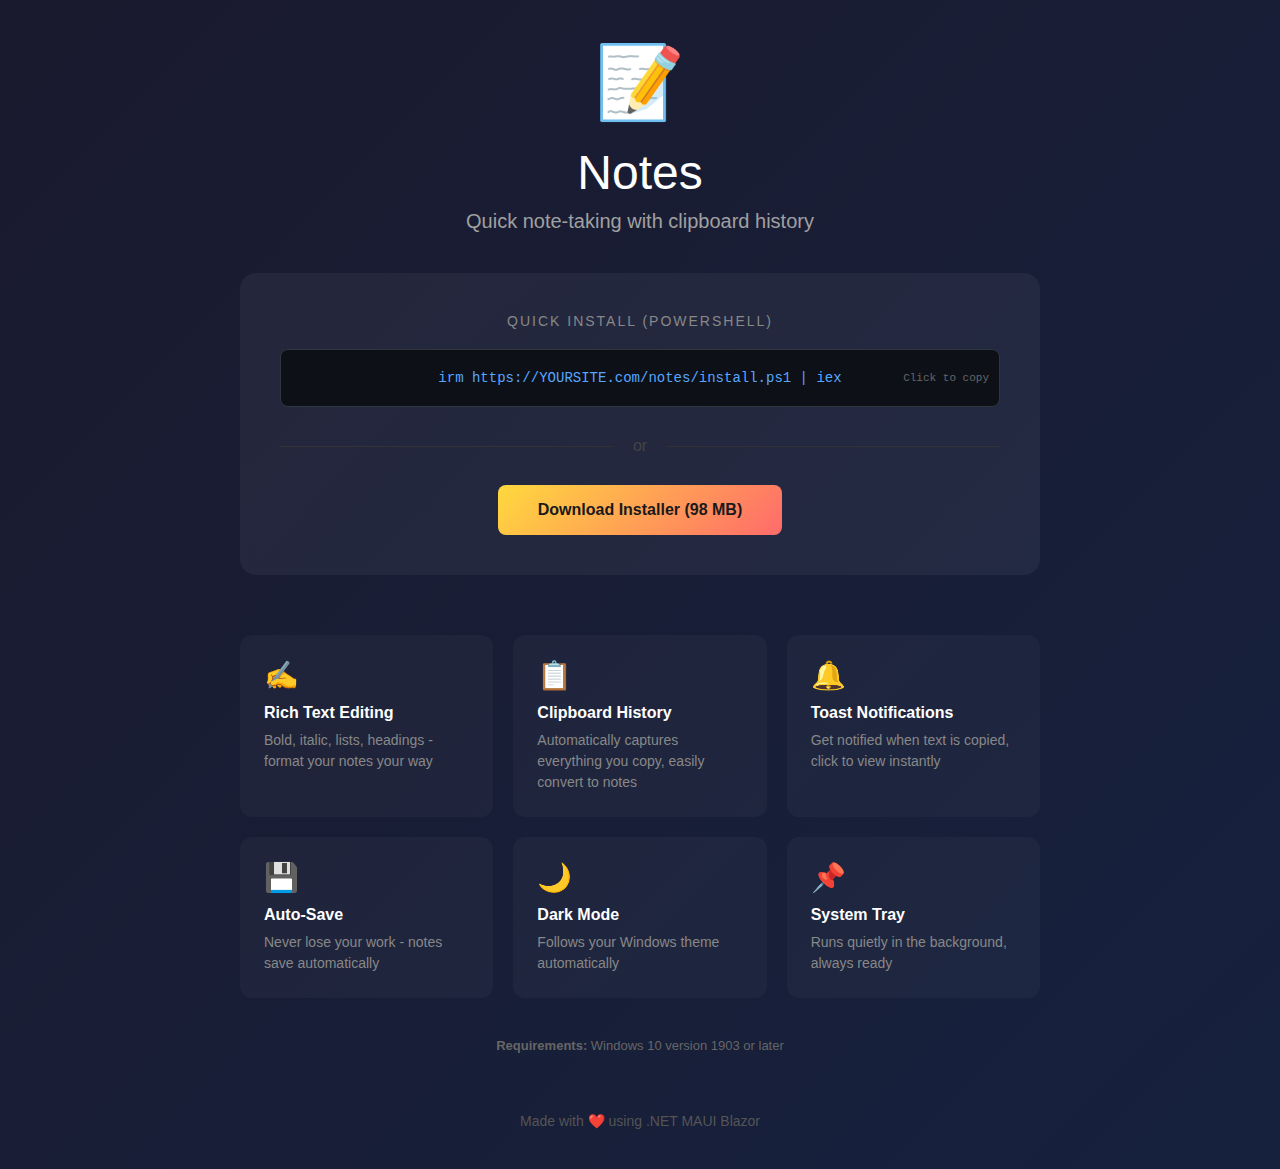
<file: web-installer/index.html>
<!DOCTYPE html>
<html lang="en">
<head>
    <meta charset="UTF-8">
    <meta name="viewport" content="width=device-width, initial-scale=1.0">
    <title>Notes - Quick Note-Taking App</title>
    <style>
        * { box-sizing: border-box; margin: 0; padding: 0; }
        body {
            font-family: 'Segoe UI', -apple-system, BlinkMacSystemFont, sans-serif;
            background: linear-gradient(135deg, #1a1a2e 0%, #16213e 100%);
            color: #fff;
            min-height: 100vh;
            display: flex;
            flex-direction: column;
            align-items: center;
            padding: 40px 20px;
        }
        .container { max-width: 800px; width: 100%; text-align: center; }
        .logo {
            font-size: 72px;
            margin-bottom: 20px;
        }
        h1 {
            font-size: 48px;
            font-weight: 300;
            margin-bottom: 10px;
        }
        .tagline {
            font-size: 20px;
            color: #a0a0a0;
            margin-bottom: 40px;
        }
        .install-section {
            background: rgba(255,255,255,0.05);
            border-radius: 16px;
            padding: 40px;
            margin-bottom: 40px;
        }
        .install-title {
            font-size: 14px;
            text-transform: uppercase;
            letter-spacing: 2px;
            color: #888;
            margin-bottom: 20px;
        }
        .install-cmd {
            background: #0d1117;
            border: 1px solid #30363d;
            border-radius: 8px;
            padding: 20px;
            font-family: 'Cascadia Code', 'Fira Code', 'Consolas', monospace;
            font-size: 14px;
            color: #58a6ff;
            word-break: break-all;
            cursor: pointer;
            transition: all 0.2s;
            position: relative;
        }
        .install-cmd:hover {
            border-color: #58a6ff;
            background: #161b22;
        }
        .install-cmd::after {
            content: 'Click to copy';
            position: absolute;
            right: 10px;
            top: 50%;
            transform: translateY(-50%);
            font-size: 11px;
            color: #666;
        }
        .install-cmd.copied::after {
            content: 'Copied!';
            color: #3fb950;
        }
        .divider {
            color: #444;
            margin: 30px 0;
            display: flex;
            align-items: center;
            gap: 20px;
        }
        .divider::before, .divider::after {
            content: '';
            flex: 1;
            height: 1px;
            background: #333;
        }
        .download-btn {
            display: inline-block;
            background: linear-gradient(135deg, #FFD93D 0%, #FF6B6B 100%);
            color: #1a1a1a;
            font-weight: 600;
            padding: 16px 40px;
            border-radius: 8px;
            text-decoration: none;
            font-size: 16px;
            transition: transform 0.2s, box-shadow 0.2s;
        }
        .download-btn:hover {
            transform: translateY(-2px);
            box-shadow: 0 10px 40px rgba(255, 217, 61, 0.3);
        }
        .features {
            display: grid;
            grid-template-columns: repeat(auto-fit, minmax(200px, 1fr));
            gap: 20px;
            text-align: left;
            margin-top: 60px;
        }
        .feature {
            background: rgba(255,255,255,0.03);
            border-radius: 12px;
            padding: 24px;
        }
        .feature-icon { font-size: 28px; margin-bottom: 12px; }
        .feature h3 { font-size: 16px; margin-bottom: 8px; }
        .feature p { font-size: 14px; color: #888; line-height: 1.5; }
        .footer {
            margin-top: 60px;
            color: #555;
            font-size: 14px;
        }
        .requirements {
            margin-top: 40px;
            font-size: 13px;
            color: #666;
        }
    </style>
</head>
<body>
    <div class="container">
        <div class="logo">📝</div>
        <h1>Notes</h1>
        <p class="tagline">Quick note-taking with clipboard history</p>

        <div class="install-section">
            <div class="install-title">Quick Install (PowerShell)</div>
            <div class="install-cmd" onclick="copyCommand(this)">
                irm https://YOURSITE.com/notes/install.ps1 | iex
            </div>

            <div class="divider">or</div>

            <a href="Notes-Installer.zip" class="download-btn">
                Download Installer (98 MB)
            </a>
        </div>

        <div class="features">
            <div class="feature">
                <div class="feature-icon">✍️</div>
                <h3>Rich Text Editing</h3>
                <p>Bold, italic, lists, headings - format your notes your way</p>
            </div>
            <div class="feature">
                <div class="feature-icon">📋</div>
                <h3>Clipboard History</h3>
                <p>Automatically captures everything you copy, easily convert to notes</p>
            </div>
            <div class="feature">
                <div class="feature-icon">🔔</div>
                <h3>Toast Notifications</h3>
                <p>Get notified when text is copied, click to view instantly</p>
            </div>
            <div class="feature">
                <div class="feature-icon">💾</div>
                <h3>Auto-Save</h3>
                <p>Never lose your work - notes save automatically</p>
            </div>
            <div class="feature">
                <div class="feature-icon">🌙</div>
                <h3>Dark Mode</h3>
                <p>Follows your Windows theme automatically</p>
            </div>
            <div class="feature">
                <div class="feature-icon">📌</div>
                <h3>System Tray</h3>
                <p>Runs quietly in the background, always ready</p>
            </div>
        </div>

        <div class="requirements">
            <strong>Requirements:</strong> Windows 10 version 1903 or later
        </div>

        <div class="footer">
            Made with ❤️ using .NET MAUI Blazor
        </div>
    </div>

    <script>
        function copyCommand(el) {
            const text = el.innerText.trim();
            navigator.clipboard.writeText(text);
            el.classList.add('copied');
            setTimeout(() => el.classList.remove('copied'), 2000);
        }
    </script>
</body>
</html>
</file>
